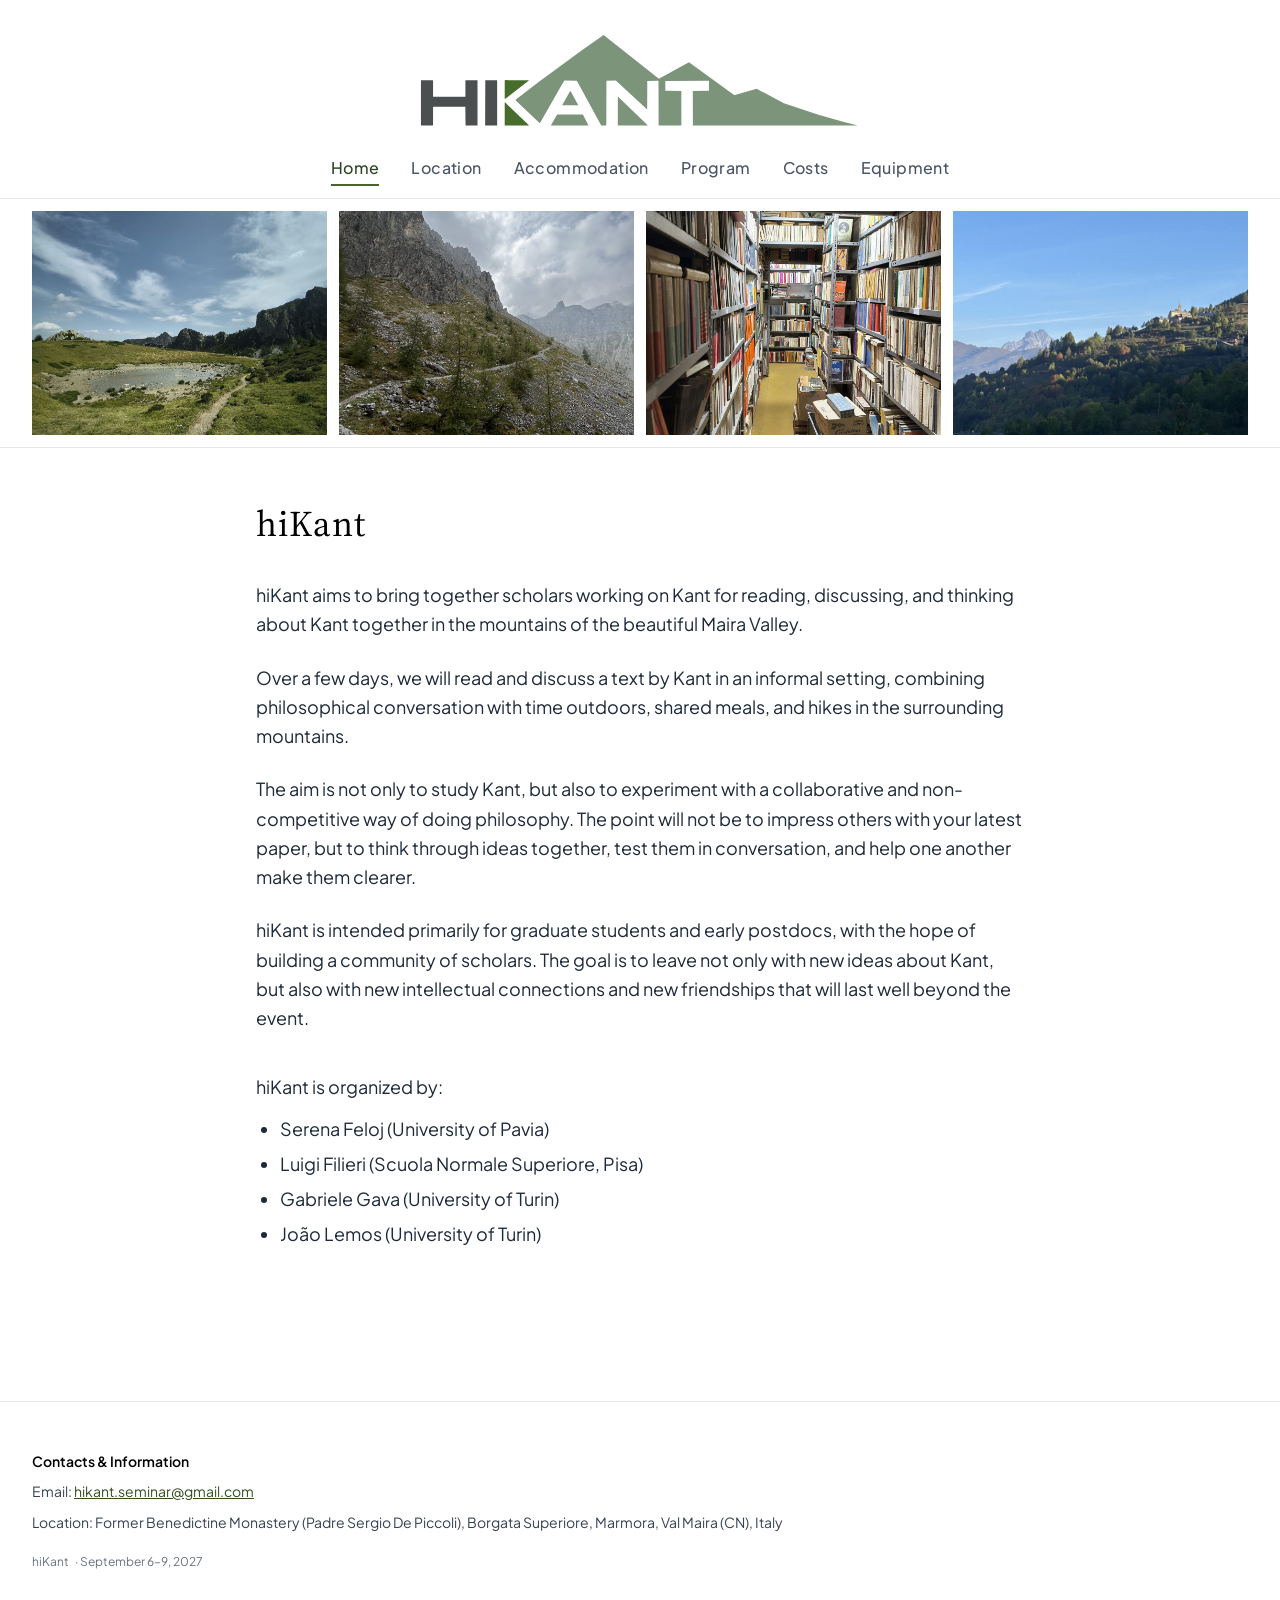
<file: docs/index.html>
<!doctype html>
<html lang="en">
  <head>
    <meta charset="UTF-8" />
    <meta name="viewport" content="width=device-width, initial-scale=1.0" />
    <title>hiKant - Kant reading seminar in Maira Valley (Italy)</title>
    <meta name="description" content="A 4-day collaborative philosophical retreat in Val Maira (Piedmont Alps) dedicated to reading Kant in an informal, communal mountain setting." />
    <meta property="og:title" content="hiKant - Kant reading seminar in Maira Valley (Italy)" />
    <meta property="og:description" content="A 4-day collaborative philosophical retreat in Val Maira (Piedmont Alps) dedicated to reading Kant in an informal, communal mountain setting." />
    <meta property="og:type" content="website" />
    <meta property="og:url" content="https://kantseminar.github.io/Hikant/" />
    <meta property="og:site_name" content="hiKant" />
    <meta property="og:image" content="https://kantseminar.github.io/Hikant/home_scree_mountain.jpg" />
    <meta name="twitter:card" content="summary_large_image" />
    <meta name="twitter:title" content="hiKant - Kant reading seminar in Maira Valley (Italy)" />
    <meta name="twitter:description" content="A 4-day collaborative philosophical retreat in Val Maira (Piedmont Alps) dedicated to reading Kant in an informal, communal mountain setting." />
    <meta name="twitter:image" content="https://kantseminar.github.io/Hikant/home_scree_mountain.jpg" />
    <link rel="icon" type="image/svg+xml" href="./HIKANT_vettoriale.svg" />
    <link rel="preconnect" href="https://fonts.googleapis.com">
    <link rel="preconnect" href="https://fonts.gstatic.com" crossorigin>
    <link href="https://fonts.googleapis.com/css2?family=Plus+Jakarta+Sans:ital,wght@0,300..700;1,300..700&family=Source+Serif+4:ital,opsz,wght@0,8..60,300..700;1,8..60,300..700&display=swap" rel="stylesheet">
    <script type="module" crossorigin src="./assets/index-CtvRiQzb.js"></script>
    <link rel="stylesheet" crossorigin href="./assets/index-BZn0VbnH.css">
  </head>
  <body class="bg-white text-gray-900 antialiased selection:bg-[#D7E3D8] selection:text-black">
    <div id="root"></div>
  </body>
</html>
</file>
<file: docs/assets/index-BZn0VbnH.css>
/*! tailwindcss v4.3.3 | MIT License | https://tailwindcss.com */
@layer properties{@supports (((-webkit-hyphens:none)) and (not (margin-trim:inline))) or ((-moz-orient:inline) and (not (color:rgb(from red r g b)))){*,:before,:after,::backdrop{--tw-translate-x:0;--tw-translate-y:0;--tw-translate-z:0;--tw-rotate-x:initial;--tw-rotate-y:initial;--tw-rotate-z:initial;--tw-skew-x:initial;--tw-skew-y:initial;--tw-space-y-reverse:0;--tw-space-x-reverse:0;--tw-border-style:solid;--tw-leading:initial;--tw-font-weight:initial;--tw-tracking:initial;--tw-shadow:0 0 #0000;--tw-shadow-color:initial;--tw-shadow-alpha:100%;--tw-inset-shadow:0 0 #0000;--tw-inset-shadow-color:initial;--tw-inset-shadow-alpha:100%;--tw-ring-color:initial;--tw-ring-shadow:0 0 #0000;--tw-inset-ring-color:initial;--tw-inset-ring-shadow:0 0 #0000;--tw-ring-inset:initial;--tw-ring-offset-width:0px;--tw-ring-offset-color:#fff;--tw-ring-offset-shadow:0 0 #0000;--tw-blur:initial;--tw-brightness:initial;--tw-contrast:initial;--tw-grayscale:initial;--tw-hue-rotate:initial;--tw-invert:initial;--tw-opacity:initial;--tw-saturate:initial;--tw-sepia:initial;--tw-drop-shadow:initial;--tw-drop-shadow-color:initial;--tw-drop-shadow-alpha:100%;--tw-drop-shadow-size:initial;--tw-backdrop-blur:initial;--tw-backdrop-brightness:initial;--tw-backdrop-contrast:initial;--tw-backdrop-grayscale:initial;--tw-backdrop-hue-rotate:initial;--tw-backdrop-invert:initial;--tw-backdrop-opacity:initial;--tw-backdrop-saturate:initial;--tw-backdrop-sepia:initial;--tw-duration:initial;--tw-ease:initial;--tw-scale-x:1;--tw-scale-y:1;--tw-scale-z:1}}}@layer theme{:root,:host{--font-sans:-apple-system, BlinkMacSystemFont, "Segoe UI", Roboto, "Helvetica Neue", "Noto Sans", Arial, sans-serif, "Apple Color Emoji", "Segoe UI Emoji", "Segoe UI Symbol", "Noto Color Emoji";--font-serif:ui-serif, Georgia, Cambria, "Times New Roman", Times, serif;--font-mono:ui-monospace, SFMono-Regular, Menlo, Monaco, Consolas, "Liberation Mono", "Courier New", monospace;--color-red-700:oklch(50.5% .213 27.518);--color-gray-50:oklch(98.5% .002 247.839);--color-gray-100:oklch(96.7% .003 264.542);--color-gray-200:oklch(92.8% .006 264.531);--color-gray-300:oklch(87.2% .01 258.338);--color-gray-500:oklch(55.1% .027 264.364);--color-gray-600:oklch(44.6% .03 256.802);--color-gray-700:oklch(37.3% .034 259.733);--color-gray-800:oklch(27.8% .033 256.848);--color-gray-900:oklch(21% .034 264.665);--color-black:#000;--color-white:#fff;--spacing:.25rem;--container-2xl:42rem;--container-3xl:48rem;--container-4xl:56rem;--container-5xl:64rem;--container-7xl:80rem;--text-xs:.75rem;--text-xs--line-height:calc(1 / .75);--text-sm:.875rem;--text-sm--line-height:calc(1.25 / .875);--text-base:1rem;--text-base--line-height:calc(1.5 / 1);--text-lg:1.125rem;--text-lg--line-height:calc(1.75 / 1.125);--text-2xl:1.5rem;--text-2xl--line-height:calc(2 / 1.5);--text-3xl:1.875rem;--text-3xl--line-height:calc(2.25 / 1.875);--text-4xl:2.25rem;--text-4xl--line-height:calc(2.5 / 2.25);--font-weight-normal:400;--font-weight-medium:500;--font-weight-semibold:600;--tracking-tight:-.025em;--tracking-wide:.025em;--tracking-wider:.05em;--leading-relaxed:1.625;--ease-out:cubic-bezier(0, 0, .2, 1);--blur-xs:4px;--default-transition-duration:.15s;--default-transition-timing-function:cubic-bezier(.4, 0, .2, 1);--default-font-family:var(--font-sans);--default-mono-font-family:var(--font-mono)}}@layer base{*,:after,:before,::backdrop{box-sizing:border-box;border:0 solid;margin:0;padding:0}::file-selector-button{box-sizing:border-box;border:0 solid;margin:0;padding:0}html,:host{-webkit-text-size-adjust:100%;tab-size:4;line-height:1.5;font-family:var(--default-font-family,-apple-system, BlinkMacSystemFont, "Segoe UI", Roboto, "Helvetica Neue", "Noto Sans", Arial, sans-serif, "Apple Color Emoji", "Segoe UI Emoji", "Segoe UI Symbol", "Noto Color Emoji");font-feature-settings:var(--default-font-feature-settings,normal);font-variation-settings:var(--default-font-variation-settings,normal);-webkit-tap-highlight-color:transparent}hr{height:0;color:inherit;border-top-width:1px}abbr:where([title]){-webkit-text-decoration:underline dotted;text-decoration:underline dotted}h1,h2,h3,h4,h5,h6{font-size:inherit;font-weight:inherit}a{color:inherit;-webkit-text-decoration:inherit;-webkit-text-decoration:inherit;-webkit-text-decoration:inherit;-webkit-text-decoration:inherit;text-decoration:inherit}b,strong{font-weight:bolder}code,kbd,samp,pre{font-family:var(--default-mono-font-family,ui-monospace, SFMono-Regular, Menlo, Monaco, Consolas, "Liberation Mono", "Courier New", monospace);font-feature-settings:var(--default-mono-font-feature-settings,normal);font-variation-settings:var(--default-mono-font-variation-settings,normal);font-size:1em}small{font-size:80%}sub,sup{vertical-align:baseline;font-size:75%;line-height:0;position:relative}sub{bottom:-.25em}sup{top:-.5em}table{text-indent:0;border-color:inherit;border-collapse:collapse}:-moz-focusring:where(:not(iframe)){outline:auto}progress{vertical-align:baseline}summary{display:list-item}ol,ul,menu{list-style:none}img,svg,video,canvas,audio,iframe,embed,object{vertical-align:middle;display:block}img,video{max-width:100%;height:auto}button,input,select,optgroup,textarea{font:inherit;font-feature-settings:inherit;font-variation-settings:inherit;letter-spacing:inherit;color:inherit;opacity:1;background-color:#0000;border-radius:0}::file-selector-button{font:inherit;font-feature-settings:inherit;font-variation-settings:inherit;letter-spacing:inherit;color:inherit;opacity:1;background-color:#0000;border-radius:0}:where(select:is([multiple],[size])) optgroup{font-weight:bolder}:where(select:is([multiple],[size])) optgroup option{padding-inline-start:20px}::file-selector-button{margin-inline-end:4px}::placeholder{opacity:1}@supports (not ((-webkit-appearance:-apple-pay-button))) or (contain-intrinsic-size:1px){::placeholder{color:currentColor}@supports (color:color-mix(in lab, red, red)){::placeholder{color:color-mix(in oklab, currentcolor 50%, transparent)}}}textarea{resize:vertical}::-webkit-search-decoration{-webkit-appearance:none}::-webkit-date-and-time-value{min-height:1lh;text-align:inherit}::-webkit-datetime-edit{display:inline-flex}::-webkit-datetime-edit-fields-wrapper{padding:0}::-webkit-datetime-edit{padding-block:0}::-webkit-datetime-edit-year-field{padding-block:0}::-webkit-datetime-edit-month-field{padding-block:0}::-webkit-datetime-edit-day-field{padding-block:0}::-webkit-datetime-edit-hour-field{padding-block:0}::-webkit-datetime-edit-minute-field{padding-block:0}::-webkit-datetime-edit-second-field{padding-block:0}::-webkit-datetime-edit-millisecond-field{padding-block:0}::-webkit-datetime-edit-meridiem-field{padding-block:0}::-webkit-calendar-picker-indicator{line-height:1}:-moz-ui-invalid{box-shadow:none}button,input:where([type=button],[type=reset],[type=submit]){appearance:button}::file-selector-button{appearance:button}::-webkit-inner-spin-button{height:auto}::-webkit-outer-spin-button{height:auto}[hidden]:where(:not([hidden=until-found])){display:none!important}:root{--font-sans:"Plus Jakarta Sans", system-ui, -apple-system, BlinkMacSystemFont, "Segoe UI", Roboto, sans-serif;--font-serif:"Source Serif 4", Georgia, Cambria, "Times New Roman", Times, serif;--color-sage:#6e8c73;--color-forest:#466336;--color-charcoal:#333c48;--color-canvas:#fff}html{font-family:var(--font-sans);scroll-behavior:smooth;color:#1a241c;background-color:#fff}.font-serif{font-family:var(--font-serif)}.font-sans{font-family:var(--font-sans)}}@layer components;@layer utilities{.pointer-events-none{pointer-events:none}.visible{visibility:visible}.absolute{position:absolute}.fixed{position:fixed}.relative{position:relative}.static{position:static}.sticky{position:sticky}.inset-0{inset:0}.top-0{top:0}.top-1\/2{top:50%}.right-0{right:0}.right-2{right:calc(var(--spacing) * 2)}.left-0{left:0}.left-2{left:calc(var(--spacing) * 2)}.z-40{z-index:40}.z-50{z-index:50}.container{width:100%}@media (width>=40rem){.container{max-width:40rem}}@media (width>=48rem){.container{max-width:48rem}}@media (width>=64rem){.container{max-width:64rem}}@media (width>=80rem){.container{max-width:80rem}}@media (width>=96rem){.container{max-width:96rem}}.mx-auto{margin-inline:auto}.my-8{margin-block:calc(var(--spacing) * 8)}.mt-1{margin-top:var(--spacing)}.mt-16{margin-top:calc(var(--spacing) * 16)}.block{display:block}.contents{display:contents}.flex{display:flex}.grid{display:grid}.hidden{display:none}.inline{display:inline}.inline-block{display:inline-block}.inline-flex{display:inline-flex}.table{display:table}.h-4{height:calc(var(--spacing) * 4)}.h-6{height:calc(var(--spacing) * 6)}.h-10{height:calc(var(--spacing) * 10)}.h-24{height:calc(var(--spacing) * 24)}.h-80{height:calc(var(--spacing) * 80)}.h-auto{height:auto}.h-full{height:100%}.max-h-\[75vh\]{max-height:75vh}.max-h-\[90vh\]{max-height:90vh}.min-h-screen{min-height:100vh}.w-4{width:calc(var(--spacing) * 4)}.w-6{width:calc(var(--spacing) * 6)}.w-auto{width:auto}.w-full{width:100%}.max-w-2xl{max-width:var(--container-2xl)}.max-w-3xl{max-width:var(--container-3xl)}.max-w-4xl{max-width:var(--container-4xl)}.max-w-5xl{max-width:var(--container-5xl)}.max-w-7xl{max-width:var(--container-7xl)}.max-w-\[90vw\]{max-width:90vw}.max-w-full{max-width:100%}.flex-1{flex:1}.shrink-0{flex-shrink:0}.-translate-y-1\/2{--tw-translate-y:calc(calc(1 / 2 * 100%) * -1);translate:var(--tw-translate-x) var(--tw-translate-y)}.transform{transform:var(--tw-rotate-x,) var(--tw-rotate-y,) var(--tw-rotate-z,) var(--tw-skew-x,) var(--tw-skew-y,)}.cursor-grab{cursor:grab}.cursor-pointer{cursor:pointer}.cursor-zoom-in{cursor:zoom-in}.resize{resize:both}.list-disc{list-style-type:disc}.grid-cols-4{grid-template-columns:repeat(4,minmax(0,1fr))}.flex-col{flex-direction:column}.flex-wrap{flex-wrap:wrap}.items-baseline{align-items:baseline}.items-center{align-items:center}.justify-between{justify-content:space-between}.justify-center{justify-content:center}.justify-start{justify-content:flex-start}.gap-1{gap:var(--spacing)}.gap-1\.5{gap:calc(var(--spacing) * 1.5)}.gap-8{gap:calc(var(--spacing) * 8)}:where(.space-y-1\.5>:not(:last-child)){--tw-space-y-reverse:0;margin-block-start:calc(calc(var(--spacing) * 1.5) * var(--tw-space-y-reverse));margin-block-end:calc(calc(var(--spacing) * 1.5) * calc(1 - var(--tw-space-y-reverse)))}:where(.space-y-2>:not(:last-child)){--tw-space-y-reverse:0;margin-block-start:calc(calc(var(--spacing) * 2) * var(--tw-space-y-reverse));margin-block-end:calc(calc(var(--spacing) * 2) * calc(1 - var(--tw-space-y-reverse)))}:where(.space-y-3>:not(:last-child)){--tw-space-y-reverse:0;margin-block-start:calc(calc(var(--spacing) * 3) * var(--tw-space-y-reverse));margin-block-end:calc(calc(var(--spacing) * 3) * calc(1 - var(--tw-space-y-reverse)))}:where(.space-y-4>:not(:last-child)){--tw-space-y-reverse:0;margin-block-start:calc(calc(var(--spacing) * 4) * var(--tw-space-y-reverse));margin-block-end:calc(calc(var(--spacing) * 4) * calc(1 - var(--tw-space-y-reverse)))}:where(.space-y-6>:not(:last-child)){--tw-space-y-reverse:0;margin-block-start:calc(calc(var(--spacing) * 6) * var(--tw-space-y-reverse));margin-block-end:calc(calc(var(--spacing) * 6) * calc(1 - var(--tw-space-y-reverse)))}:where(.space-y-8>:not(:last-child)){--tw-space-y-reverse:0;margin-block-start:calc(calc(var(--spacing) * 8) * var(--tw-space-y-reverse));margin-block-end:calc(calc(var(--spacing) * 8) * calc(1 - var(--tw-space-y-reverse)))}:where(.space-x-6>:not(:last-child)){--tw-space-x-reverse:0;margin-inline-start:calc(calc(var(--spacing) * 6) * var(--tw-space-x-reverse));margin-inline-end:calc(calc(var(--spacing) * 6) * calc(1 - var(--tw-space-x-reverse)))}.self-start{align-self:flex-start}.overflow-hidden{overflow:hidden}.overflow-x-auto{overflow-x:auto}.rounded{border-radius:.25rem}.rounded-full{border-radius:2147483647px}.border{border-style:var(--tw-border-style);border-width:1px}.border-y{border-block-style:var(--tw-border-style);border-block-width:1px}.border-t{border-top-style:var(--tw-border-style);border-top-width:1px}.border-b{border-bottom-style:var(--tw-border-style);border-bottom-width:1px}.border-b-2{border-bottom-style:var(--tw-border-style);border-bottom-width:2px}.border-\[\#48632C\]{border-color:#48632c}.border-\[\#446132\]\/30{border-color:oklab(45.7282% -.055698 .0567122/.3)}.border-gray-200{border-color:var(--color-gray-200)}.border-gray-300{border-color:var(--color-gray-300)}.border-transparent{border-color:#0000}.bg-\[\#446132\]\/10{background-color:oklab(45.7282% -.055698 .0567122/.1)}.bg-black\/0{background-color:#0000}@supports (color:color-mix(in lab, red, red)){.bg-black\/0{background-color:color-mix(in oklab, var(--color-black) 0%, transparent)}}.bg-black\/40{background-color:#0006}@supports (color:color-mix(in lab, red, red)){.bg-black\/40{background-color:color-mix(in oklab, var(--color-black) 40%, transparent)}}.bg-black\/50{background-color:#00000080}@supports (color:color-mix(in lab, red, red)){.bg-black\/50{background-color:color-mix(in oklab, var(--color-black) 50%, transparent)}}.bg-black\/60{background-color:#0009}@supports (color:color-mix(in lab, red, red)){.bg-black\/60{background-color:color-mix(in oklab, var(--color-black) 60%, transparent)}}.bg-black\/85{background-color:#000000d9}@supports (color:color-mix(in lab, red, red)){.bg-black\/85{background-color:color-mix(in oklab, var(--color-black) 85%, transparent)}}.bg-gray-50\/80{background-color:#f9fafbcc}@supports (color:color-mix(in lab, red, red)){.bg-gray-50\/80{background-color:color-mix(in oklab, var(--color-gray-50) 80%, transparent)}}.bg-gray-100{background-color:var(--color-gray-100)}.bg-white{background-color:var(--color-white)}.bg-white\/90{background-color:#ffffffe6}@supports (color:color-mix(in lab, red, red)){.bg-white\/90{background-color:color-mix(in oklab, var(--color-white) 90%, transparent)}}.object-contain{object-fit:contain}.object-cover{object-fit:cover}.object-center{object-position:center}.p-1{padding:var(--spacing)}.p-2{padding:calc(var(--spacing) * 2)}.p-4{padding:calc(var(--spacing) * 4)}.px-1{padding-inline:var(--spacing)}.px-4{padding-inline:calc(var(--spacing) * 4)}.py-3{padding-block:calc(var(--spacing) * 3)}.py-6{padding-block:calc(var(--spacing) * 6)}.py-10{padding-block:calc(var(--spacing) * 10)}.pt-2{padding-top:calc(var(--spacing) * 2)}.pt-3{padding-top:calc(var(--spacing) * 3)}.pt-4{padding-top:calc(var(--spacing) * 4)}.pt-8{padding-top:calc(var(--spacing) * 8)}.pb-1{padding-bottom:var(--spacing)}.pb-2{padding-bottom:calc(var(--spacing) * 2)}.pb-3{padding-bottom:calc(var(--spacing) * 3)}.pb-4{padding-bottom:calc(var(--spacing) * 4)}.pl-6{padding-left:calc(var(--spacing) * 6)}.text-center{text-align:center}.font-sans{font-family:var(--font-sans)}.font-serif{font-family:var(--font-serif)}.text-2xl{font-size:var(--text-2xl);line-height:var(--tw-leading,var(--text-2xl--line-height))}.text-3xl{font-size:var(--text-3xl);line-height:var(--tw-leading,var(--text-3xl--line-height))}.text-base{font-size:var(--text-base);line-height:var(--tw-leading,var(--text-base--line-height))}.text-sm{font-size:var(--text-sm);line-height:var(--tw-leading,var(--text-sm--line-height))}.text-xs{font-size:var(--text-xs);line-height:var(--tw-leading,var(--text-xs--line-height))}.leading-relaxed{--tw-leading:var(--leading-relaxed);line-height:var(--leading-relaxed)}.font-medium{--tw-font-weight:var(--font-weight-medium);font-weight:var(--font-weight-medium)}.font-normal{--tw-font-weight:var(--font-weight-normal);font-weight:var(--font-weight-normal)}.font-semibold{--tw-font-weight:var(--font-weight-semibold);font-weight:var(--font-weight-semibold)}.tracking-tight{--tw-tracking:var(--tracking-tight);letter-spacing:var(--tracking-tight)}.tracking-wide{--tw-tracking:var(--tracking-wide);letter-spacing:var(--tracking-wide)}.tracking-wider{--tw-tracking:var(--tracking-wider);letter-spacing:var(--tracking-wider)}.text-\[\#2D4523\]{color:#2d4523}.text-\[\#3E4244\]{color:#3e4244}.text-\[\#344E20\]{color:#344e20}.text-\[\#718C73\]{color:#718c73}.text-\[\#48632C\]{color:#48632c}.text-black{color:var(--color-black)}.text-gray-500{color:var(--color-gray-500)}.text-gray-600{color:var(--color-gray-600)}.text-gray-700{color:var(--color-gray-700)}.text-gray-800{color:var(--color-gray-800)}.text-gray-900{color:var(--color-gray-900)}.text-red-700{color:var(--color-red-700)}.text-white{color:var(--color-white)}.text-white\/70{color:#ffffffb3}@supports (color:color-mix(in lab, red, red)){.text-white\/70{color:color-mix(in oklab, var(--color-white) 70%, transparent)}}.text-white\/80{color:#fffc}@supports (color:color-mix(in lab, red, red)){.text-white\/80{color:color-mix(in oklab, var(--color-white) 80%, transparent)}}.text-white\/90{color:#ffffffe6}@supports (color:color-mix(in lab, red, red)){.text-white\/90{color:color-mix(in oklab, var(--color-white) 90%, transparent)}}.lowercase{text-transform:lowercase}.uppercase{text-transform:uppercase}.underline{text-decoration-line:underline}.antialiased{-webkit-font-smoothing:antialiased;-moz-osx-font-smoothing:grayscale}.opacity-0{opacity:0}.opacity-70{opacity:.7}.shadow-2xl{--tw-shadow:0 25px 50px -12px var(--tw-shadow-color,#00000040);box-shadow:var(--tw-inset-shadow), var(--tw-inset-ring-shadow), var(--tw-ring-offset-shadow), var(--tw-ring-shadow), var(--tw-shadow)}.shadow-xs{--tw-shadow:0 1px 2px 0 var(--tw-shadow-color,#0000000d);box-shadow:var(--tw-inset-shadow), var(--tw-inset-ring-shadow), var(--tw-ring-offset-shadow), var(--tw-ring-shadow), var(--tw-shadow)}.blur{--tw-blur:blur(8px);filter:var(--tw-blur,) var(--tw-brightness,) var(--tw-contrast,) var(--tw-grayscale,) var(--tw-hue-rotate,) var(--tw-invert,) var(--tw-saturate,) var(--tw-sepia,) var(--tw-drop-shadow,)}.filter{filter:var(--tw-blur,) var(--tw-brightness,) var(--tw-contrast,) var(--tw-grayscale,) var(--tw-hue-rotate,) var(--tw-invert,) var(--tw-saturate,) var(--tw-sepia,) var(--tw-drop-shadow,)}.filter\!{filter:var(--tw-blur,) var(--tw-brightness,) var(--tw-contrast,) var(--tw-grayscale,) var(--tw-hue-rotate,) var(--tw-invert,) var(--tw-saturate,) var(--tw-sepia,) var(--tw-drop-shadow,)!important}.backdrop-blur-xs{--tw-backdrop-blur:blur(var(--blur-xs));-webkit-backdrop-filter:var(--tw-backdrop-blur,) var(--tw-backdrop-brightness,) var(--tw-backdrop-contrast,) var(--tw-backdrop-grayscale,) var(--tw-backdrop-hue-rotate,) var(--tw-backdrop-invert,) var(--tw-backdrop-opacity,) var(--tw-backdrop-saturate,) var(--tw-backdrop-sepia,);backdrop-filter:var(--tw-backdrop-blur,) var(--tw-backdrop-brightness,) var(--tw-backdrop-contrast,) var(--tw-backdrop-grayscale,) var(--tw-backdrop-hue-rotate,) var(--tw-backdrop-invert,) var(--tw-backdrop-opacity,) var(--tw-backdrop-saturate,) var(--tw-backdrop-sepia,)}.transition{transition-property:color,background-color,border-color,outline-color,text-decoration-color,fill,stroke,--tw-gradient-from,--tw-gradient-via,--tw-gradient-to,opacity,box-shadow,transform,translate,scale,rotate,filter,-webkit-backdrop-filter,backdrop-filter,display,content-visibility,overlay,pointer-events;transition-timing-function:var(--tw-ease,var(--default-transition-timing-function));transition-duration:var(--tw-duration,var(--default-transition-duration))}.transition-all{transition-property:all;transition-timing-function:var(--tw-ease,var(--default-transition-timing-function));transition-duration:var(--tw-duration,var(--default-transition-duration))}.transition-colors{transition-property:color,background-color,border-color,outline-color,text-decoration-color,fill,stroke,--tw-gradient-from,--tw-gradient-via,--tw-gradient-to;transition-timing-function:var(--tw-ease,var(--default-transition-timing-function));transition-duration:var(--tw-duration,var(--default-transition-duration))}.transition-opacity{transition-property:opacity;transition-timing-function:var(--tw-ease,var(--default-transition-timing-function));transition-duration:var(--tw-duration,var(--default-transition-duration))}.transition-transform{transition-property:transform,translate,scale,rotate;transition-timing-function:var(--tw-ease,var(--default-transition-timing-function));transition-duration:var(--tw-duration,var(--default-transition-duration))}.duration-75{--tw-duration:75ms;transition-duration:75ms}.duration-200{--tw-duration:.2s;transition-duration:.2s}.duration-300{--tw-duration:.3s;transition-duration:.3s}.ease-out{--tw-ease:var(--ease-out);transition-timing-function:var(--ease-out)}.select-none{-webkit-user-select:none;user-select:none}@media (hover:hover){.group-hover\:scale-110:is(:where(.group):hover *){--tw-scale-x:110%;--tw-scale-y:110%;--tw-scale-z:110%;scale:var(--tw-scale-x) var(--tw-scale-y)}.group-hover\:bg-black\/20:is(:where(.group):hover *){background-color:#0003}@supports (color:color-mix(in lab, red, red)){.group-hover\:bg-black\/20:is(:where(.group):hover *){background-color:color-mix(in oklab, var(--color-black) 20%, transparent)}}.group-hover\:opacity-100:is(:where(.group):hover *){opacity:1}}.selection\:bg-\[\#D7E3D8\] ::selection{background-color:#d7e3d8}.selection\:bg-\[\#D7E3D8\]::selection{background-color:#d7e3d8}.selection\:text-black ::selection{color:var(--color-black)}.selection\:text-black::selection{color:var(--color-black)}@media (hover:hover){.hover\:bg-black\/80:hover{background-color:#000c}@supports (color:color-mix(in lab, red, red)){.hover\:bg-black\/80:hover{background-color:color-mix(in oklab, var(--color-black) 80%, transparent)}}.hover\:bg-white\/10:hover{background-color:#ffffff1a}@supports (color:color-mix(in lab, red, red)){.hover\:bg-white\/10:hover{background-color:color-mix(in oklab, var(--color-white) 10%, transparent)}}.hover\:text-black:hover{color:var(--color-black)}.hover\:text-white:hover{color:var(--color-white)}.hover\:opacity-90:hover{opacity:.9}}.focus\:outline-none:focus{--tw-outline-style:none;outline-style:none}.active\:cursor-grabbing:active{cursor:grabbing}@media (width>=40rem){.sm\:mt-24{margin-top:calc(var(--spacing) * 24)}.sm\:h-36{height:calc(var(--spacing) * 36)}.sm\:h-96{height:calc(var(--spacing) * 96)}.sm\:max-w-2xl{max-width:var(--container-2xl)}.sm\:flex-row{flex-direction:row}.sm\:items-baseline{align-items:baseline}.sm\:justify-between{justify-content:space-between}.sm\:justify-center{justify-content:center}.sm\:justify-start{justify-content:flex-start}.sm\:gap-2{gap:calc(var(--spacing) * 2)}.sm\:gap-12{gap:calc(var(--spacing) * 12)}:where(.sm\:space-x-8>:not(:last-child)){--tw-space-x-reverse:0;margin-inline-start:calc(calc(var(--spacing) * 8) * var(--tw-space-x-reverse));margin-inline-end:calc(calc(var(--spacing) * 8) * calc(1 - var(--tw-space-x-reverse)))}.sm\:self-auto{align-self:auto}.sm\:p-6{padding:calc(var(--spacing) * 6)}.sm\:px-6{padding-inline:calc(var(--spacing) * 6)}.sm\:py-8{padding-block:calc(var(--spacing) * 8)}.sm\:py-12{padding-block:calc(var(--spacing) * 12)}.sm\:py-14{padding-block:calc(var(--spacing) * 14)}.sm\:text-left{text-align:left}.sm\:text-4xl{font-size:var(--text-4xl);line-height:var(--tw-leading,var(--text-4xl--line-height))}.sm\:text-base{font-size:var(--text-base);line-height:var(--tw-leading,var(--text-base--line-height))}.sm\:text-lg{font-size:var(--text-lg);line-height:var(--tw-leading,var(--text-lg--line-height))}}@media (width>=48rem){.md\:h-48{height:calc(var(--spacing) * 48)}.md\:h-\[480px\]{height:480px}.md\:gap-3{gap:calc(var(--spacing) * 3)}}@media (width>=64rem){.lg\:h-56{height:calc(var(--spacing) * 56)}.lg\:px-8{padding-inline:calc(var(--spacing) * 8)}}}:focus-visible{outline-offset:3px;outline:2px solid #466336}@media print{header,nav,footer,.no-print{display:none!important}body{color:#000!important;background:#fff!important}.print-area{width:100%!important;margin:0!important;padding:0!important;display:block!important}}@property --tw-translate-x{syntax:"*";inherits:false;initial-value:0}@property --tw-translate-y{syntax:"*";inherits:false;initial-value:0}@property --tw-translate-z{syntax:"*";inherits:false;initial-value:0}@property --tw-rotate-x{syntax:"*";inherits:false}@property --tw-rotate-y{syntax:"*";inherits:false}@property --tw-rotate-z{syntax:"*";inherits:false}@property --tw-skew-x{syntax:"*";inherits:false}@property --tw-skew-y{syntax:"*";inherits:false}@property --tw-space-y-reverse{syntax:"*";inherits:false;initial-value:0}@property --tw-space-x-reverse{syntax:"*";inherits:false;initial-value:0}@property --tw-border-style{syntax:"*";inherits:false;initial-value:solid}@property --tw-leading{syntax:"*";inherits:false}@property --tw-font-weight{syntax:"*";inherits:false}@property --tw-tracking{syntax:"*";inherits:false}@property --tw-shadow{syntax:"*";inherits:false;initial-value:0 0 #0000}@property --tw-shadow-color{syntax:"*";inherits:false}@property --tw-shadow-alpha{syntax:"<percentage>";inherits:false;initial-value:100%}@property --tw-inset-shadow{syntax:"*";inherits:false;initial-value:0 0 #0000}@property --tw-inset-shadow-color{syntax:"*";inherits:false}@property --tw-inset-shadow-alpha{syntax:"<percentage>";inherits:false;initial-value:100%}@property --tw-ring-color{syntax:"*";inherits:false}@property --tw-ring-shadow{syntax:"*";inherits:false;initial-value:0 0 #0000}@property --tw-inset-ring-color{syntax:"*";inherits:false}@property --tw-inset-ring-shadow{syntax:"*";inherits:false;initial-value:0 0 #0000}@property --tw-ring-inset{syntax:"*";inherits:false}@property --tw-ring-offset-width{syntax:"<length>";inherits:false;initial-value:0}@property --tw-ring-offset-color{syntax:"*";inherits:false;initial-value:#fff}@property --tw-ring-offset-shadow{syntax:"*";inherits:false;initial-value:0 0 #0000}@property --tw-blur{syntax:"*";inherits:false}@property --tw-brightness{syntax:"*";inherits:false}@property --tw-contrast{syntax:"*";inherits:false}@property --tw-grayscale{syntax:"*";inherits:false}@property --tw-hue-rotate{syntax:"*";inherits:false}@property --tw-invert{syntax:"*";inherits:false}@property --tw-opacity{syntax:"*";inherits:false}@property --tw-saturate{syntax:"*";inherits:false}@property --tw-sepia{syntax:"*";inherits:false}@property --tw-drop-shadow{syntax:"*";inherits:false}@property --tw-drop-shadow-color{syntax:"*";inherits:false}@property --tw-drop-shadow-alpha{syntax:"<percentage>";inherits:false;initial-value:100%}@property --tw-drop-shadow-size{syntax:"*";inherits:false}@property --tw-backdrop-blur{syntax:"*";inherits:false}@property --tw-backdrop-brightness{syntax:"*";inherits:false}@property --tw-backdrop-contrast{syntax:"*";inherits:false}@property --tw-backdrop-grayscale{syntax:"*";inherits:false}@property --tw-backdrop-hue-rotate{syntax:"*";inherits:false}@property --tw-backdrop-invert{syntax:"*";inherits:false}@property --tw-backdrop-opacity{syntax:"*";inherits:false}@property --tw-backdrop-saturate{syntax:"*";inherits:false}@property --tw-backdrop-sepia{syntax:"*";inherits:false}@property --tw-duration{syntax:"*";inherits:false}@property --tw-ease{syntax:"*";inherits:false}@property --tw-scale-x{syntax:"*";inherits:false;initial-value:1}@property --tw-scale-y{syntax:"*";inherits:false;initial-value:1}@property --tw-scale-z{syntax:"*";inherits:false;initial-value:1}
</file>
